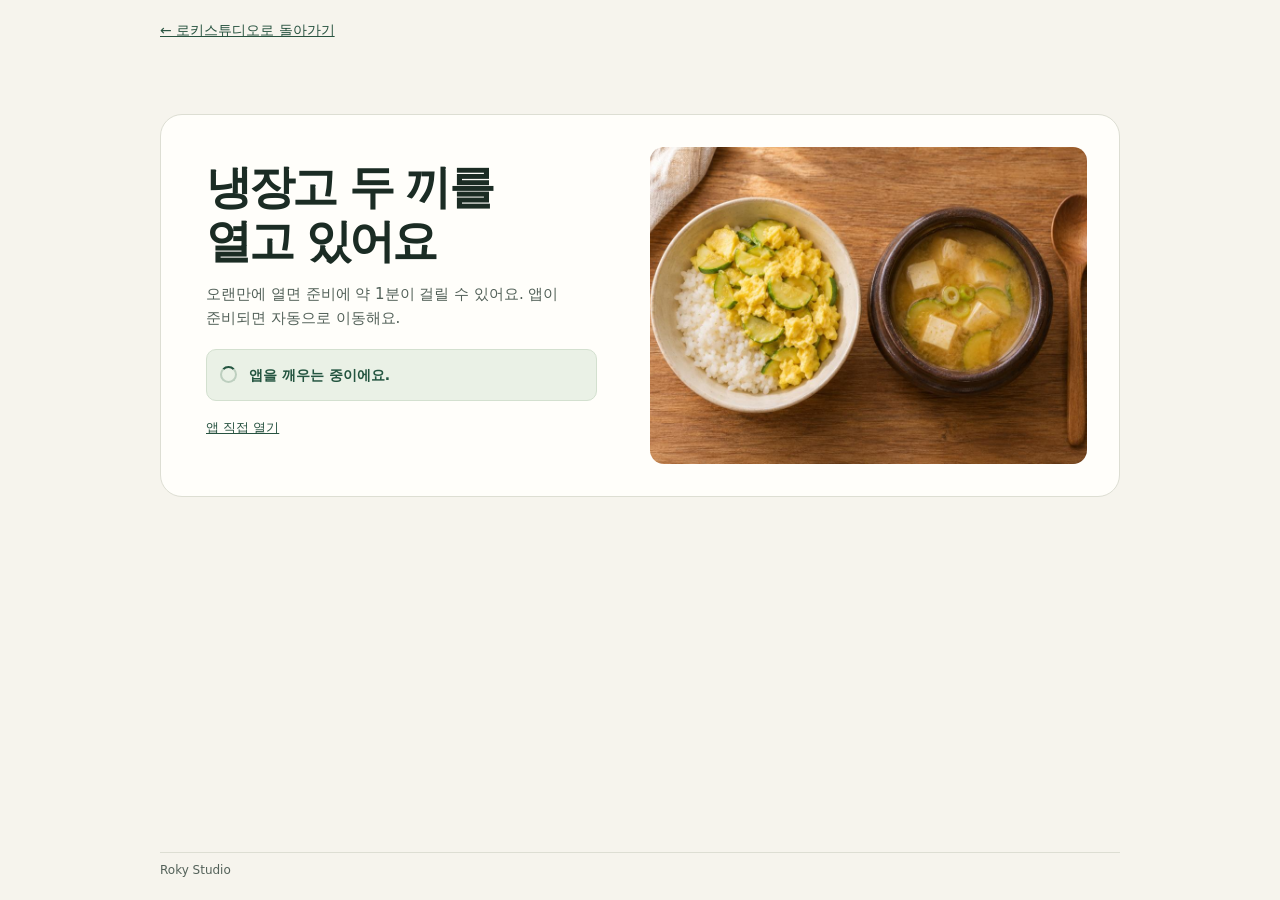
<file: fridge-two-meals/index.html>
<!doctype html>
<html lang="ko">
<head>
  <meta charset="utf-8">
  <meta name="viewport" content="width=device-width, initial-scale=1">
  <meta name="theme-color" content="#f6f4ed">
  <meta name="description" content="로키스튜디오의 냉장고 두 끼 준비 페이지입니다.">
  <title>냉장고 두 끼 · 앱 준비</title>
  <link rel="stylesheet" href="./launch.css">
  <script src="./launch.js" type="module"></script>
</head>
<body>
  <header class="wrap"><a class="back" href="../#fridge-two-meals">← 로키스튜디오로 돌아가기</a></header>
  <main class="wrap">
    <section class="card" aria-labelledby="title">
      <div class="content">
        <h1 id="title">냉장고 두 끼를<br>열고 있어요</h1>
        <p class="intro">오랜만에 열면 준비에 약 1분이 걸릴 수 있어요. 앱이 준비되면 자동으로 이동해요.</p>
        <div class="connection" id="connection" hidden>
          <span id="activity" class="activity" aria-hidden="true"></span>
          <p id="status" role="status">앱을 깨우는 중이에요.</p>
        </div>
        <button id="retry" type="button" hidden>다시 확인하기</button>
        <a class="direct" id="direct" href="https://fridge-two-meals.onrender.com/">앱 직접 열기</a>
        <noscript><p class="no-script">자동 이동을 사용하려면 JavaScript를 켜거나 앱을 직접 열어주세요.</p></noscript>
      </div>
      <img src="../assets/fridge-two-meals.jpg" alt="애호박 달걀덮밥과 애호박 두부된장국" width="1020" height="680">
    </section>
  </main>
  <footer class="wrap">Roky Studio</footer>
</body>
</html>
</file>
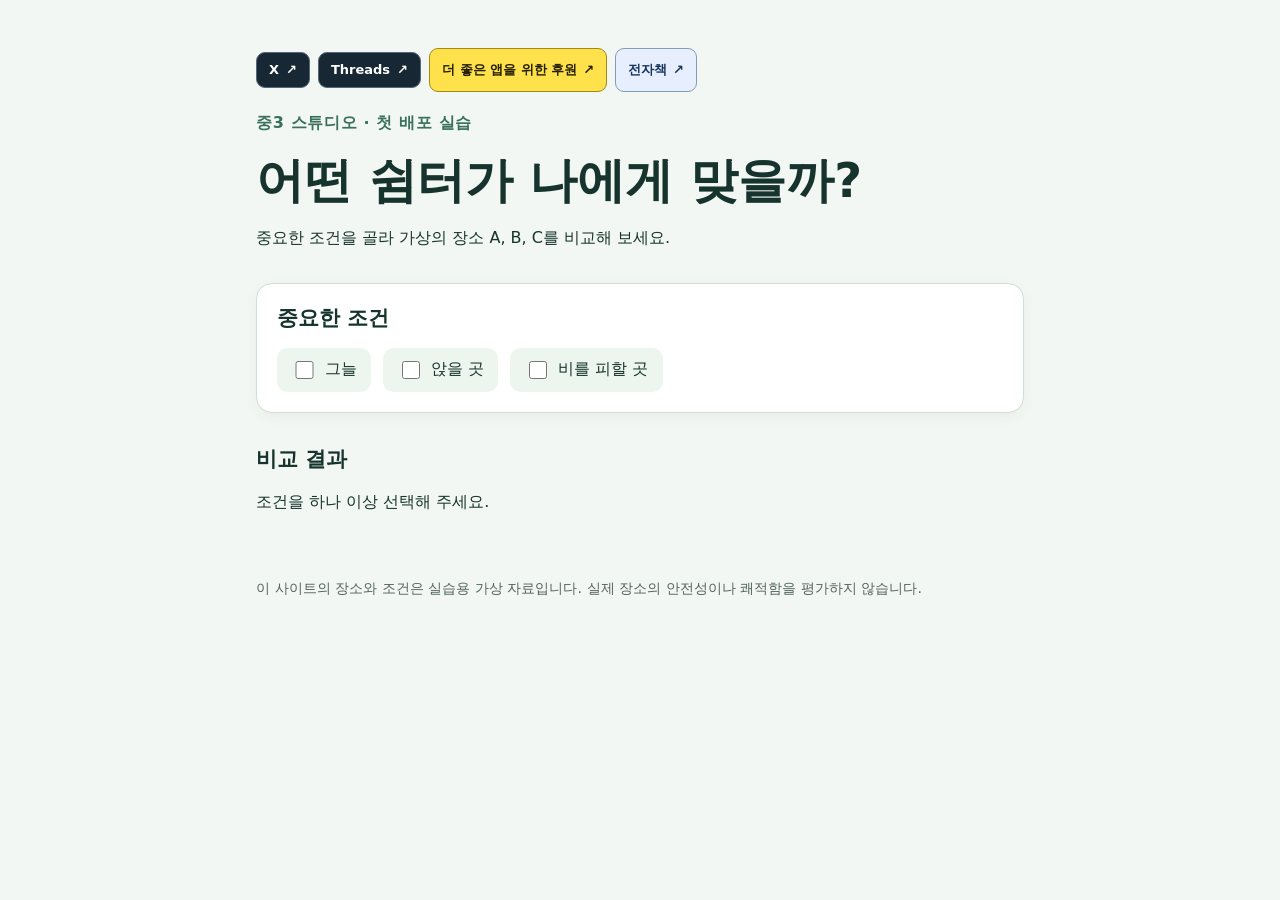
<file: books/ai-era-child/rest-spots-demo/index.html>
<!doctype html>
<html lang="ko">
  <head>
    <meta charset="utf-8" />
    <meta name="viewport" content="width=device-width, initial-scale=1" />
    <title>쉬기 좋은 곳 찾기 · 실습</title>
    <link rel="stylesheet" href="style.css?v=20261024-ebook" />
    <script src="script.js" defer></script>
  </head>
  <body>
    <main class="container">
      <header>
        <nav class="roky-social" aria-label="Roky Studio 바로가기"><a class="roky-social-link" href="https://x.com/loki60542" target="_blank" rel="me noopener noreferrer" aria-label="X @loki60542 새 탭에서 열기">X <span aria-hidden="true">↗</span></a><a class="roky-social-link" href="https://www.threads.com/@loki60542" target="_blank" rel="me noopener noreferrer" aria-label="Threads @loki60542 새 탭에서 열기">Threads <span aria-hidden="true">↗</span></a><a class="roky-social-link roky-transfer-link" data-web-only-support href="https://buymeacoffee.com/roky.studio" target="_blank" rel="noopener noreferrer" aria-label="더 좋은 앱을 위한 후원 새 탭에서 열기">더 좋은 앱을 위한 후원 <span aria-hidden="true">↗</span></a><a class="roky-social-link roky-ebook-link" data-web-only-commerce href="https://litt.ly/roky.studio" target="_blank" rel="noopener noreferrer" aria-label="로키스튜디오 전자책 새 탭에서 열기">전자책 <span aria-hidden="true">↗</span></a></nav>
        <p class="eyebrow">중3 스튜디오 · 첫 배포 실습</p>
        <h1>어떤 쉼터가 나에게 맞을까?</h1>
        <p>중요한 조건을 골라 가상의 장소 A, B, C를 비교해 보세요.</p>
      </header>

      <section class="panel" aria-labelledby="choices-title">
        <h2 id="choices-title">중요한 조건</h2>
        <div class="choices">
          <label><input type="checkbox" value="shade" /> 그늘</label>
          <label><input type="checkbox" value="seat" /> 앉을 곳</label>
          <label><input type="checkbox" value="rain" /> 비를 피할 곳</label>
        </div>
      </section>

      <section aria-labelledby="results-title">
        <h2 id="results-title">비교 결과</h2>
        <p id="summary" role="status" aria-live="polite">조건을 하나 이상 선택해 주세요.</p>
        <div id="results" class="results"></div>
      </section>

      <footer>이 사이트의 장소와 조건은 실습용 가상 자료입니다. 실제 장소의 안전성이나 쾌적함을 평가하지 않습니다.</footer>
    </main>

<script data-roky-bank-copy>
/* One web support button, two optional methods. No payments or data collection. */
(() => {
  'use strict';
  if (window.rokyBankCopyInstalled) return;
  window.rokyBankCopyInstalled = true;
  const account = '3333071025774';
  const url = 'https://buymeacoffee.com/roky.studio';
  const translations = {
    ko:['후원 방법 선택','더 좋은 앱을 만들기 위한 자율 후원입니다.','Buy Me a Coffee ↗','카카오뱅크 계좌 복사','계좌번호를 복사했어요. 은행 앱에서 이체해 주세요.','복사할 수 없어요. 아래 번호를 직접 선택해 복사해 주세요.','닫기'],
    en:['Choose how to support','Optional support for building better apps.','Buy Me a Coffee ↗','Copy KakaoBank account','Account number copied. You can transfer from your bank app.','Copy unavailable. Select and copy the number below.','Close'],
    ja:['応援方法を選択','より良いアプリづくりへの任意のご支援です。','Buy Me a Coffee ↗','カカオバンク口座をコピー','口座番号をコピーしました。銀行アプリで振り込めます。','コピーできません。下の番号を選択してコピーしてください。','閉じる'],
    zh:['选择赞助方式','自愿支持开发更好的应用。','Buy Me a Coffee ↗','复制KakaoBank账号','账号已复制，可在银行应用中转账。','无法复制，请手动选择并复制下方账号。','关闭'],
  };
  const words = () => translations[(window.RokyI18n?.language || document.documentElement.lang || 'ko').slice(0,2)] || translations.ko;
  const style = document.createElement('style');
  style.textContent = '.roky-support-dialog{width:min(390px,calc(100% - 32px));box-sizing:border-box;max-height:85dvh;overflow:auto;border:1px solid #dedfd5;border-radius:16px;padding:24px;background:#fffef9;color:#263c30;font:14px/1.7 system-ui,sans-serif;text-align:left;box-shadow:0 12px 60px #0003}.roky-support-dialog::backdrop{background:#14271e88}.roky-support-head{display:flex;align-items:center;justify-content:space-between;gap:12px}.roky-support-head h2{font-size:18px;margin:0}.roky-support-close{background:transparent!important;color:#263c30!important;border:0!important;font:24px/1 system-ui!important;min-width:44px;min-height:44px;cursor:pointer}.roky-support-dialog p{font:13px/1.7 system-ui,sans-serif;color:#596c5d;margin:12px 0 18px}.roky-support-choices{display:grid;gap:10px}.roky-support-choices a,.roky-support-choices button{display:flex!important;align-items:center;justify-content:center;box-sizing:border-box;width:100%;max-width:100%;min-height:48px;padding:12px!important;border:1px solid #b09d45!important;border-radius:9px;background:#ffe569!important;color:#302b0d!important;font:600 14px/1.5 system-ui,sans-serif!important;text-align:center;white-space:normal;text-decoration:none;cursor:pointer}.roky-support-choices .roky-bank-copy{background:#fffbed!important}.roky-support-dialog :focus-visible{outline:3px solid #2676c4;outline-offset:3px}.roky-support-dialog .roky-bank-status{margin-bottom:0;color:#355b39}.roky-support-dialog input{display:block;box-sizing:border-box;width:100%;padding:12px;border:1px solid #bbb;border-radius:7px;font:600 19px/1.5 ui-monospace,monospace;color:#222;background:#fff}.roky-support-dialog [hidden]{display:none!important}';
  document.head.append(style);
  const registered = new WeakSet();
  let dialog, trigger;
  async function copy(button, status, number) {
    let copied = false;
    try { await navigator.clipboard.writeText(account); copied = true; } catch {
      const field = document.createElement('textarea'); field.value = account; field.readOnly = true;
      field.style.cssText='position:fixed;left:-9999px;top:0;font-size:16px'; dialog.append(field); field.select();
      try { copied = document.execCommand('copy'); } catch {}
      field.remove(); button.focus({preventScroll:true});
    }
    status.textContent = words()[copied ? 4 : 5];
    number.hidden = copied;
    if(!copied){number.focus();number.select();}
  }
  function open(anchor) {
    if(dialog?.open) return;
    trigger = anchor;
    if(!dialog){
      dialog=document.createElement('dialog');dialog.className='roky-support-dialog';dialog.setAttribute('aria-labelledby','roky-support-title');
      dialog.addEventListener('close',()=>{window.dispatchEvent(new CustomEvent('roky:support',{detail:false}));if(trigger?.isConnected)trigger.focus({preventScroll:true});});
      dialog.addEventListener('keydown',e=>e.stopPropagation());document.body.append(dialog);
    }
    dialog.replaceChildren();
    const w=words(),head=document.createElement('div');head.className='roky-support-head';
    const title=document.createElement('h2');title.id='roky-support-title';title.textContent=w[0];
    const close=document.createElement('button');close.type='button';close.className='roky-support-close';close.textContent='×';close.setAttribute('aria-label',w[6]);close.onclick=()=>dialog.close();
    head.append(title,close);
    const purpose=document.createElement('p');purpose.textContent=w[1];
    const choices=document.createElement('div');choices.className='roky-support-choices';
    const coffee=document.createElement('a');coffee.href=url;coffee.target='_blank';coffee.rel='noopener noreferrer';coffee.textContent=w[2];coffee.onclick=()=>dialog.close();
    const button=document.createElement('button');button.type='button';button.className='roky-bank-copy';button.textContent=w[3];
    const status=document.createElement('p');status.className='roky-bank-status';status.setAttribute('role','status');status.setAttribute('aria-live','polite');
    const number=document.createElement('input');number.className='roky-bank-manual';number.readOnly=true;number.value=account;number.hidden=true;number.setAttribute('aria-label','KakaoBank');
    button.onclick=()=>copy(button,status,number);choices.append(coffee,button);dialog.append(head,purpose,choices,status,number);window.dispatchEvent(new CustomEvent('roky:support',{detail:true}));dialog.showModal();coffee.focus();
  }
  function install() {
    for(const anchor of document.querySelectorAll('a[href="'+url+'"]')){
      if(anchor.closest('.roky-support-dialog'))continue;
      if(anchor.closest('#bank-transfer'))for(const selector of ['#bank-account-copy','.bank-support-account','#bank-copy-status']){
        const old=document.querySelector(selector);if(old){old.hidden=true;old.style.setProperty('display','none','important');}
      }
      if(anchor.nextElementSibling?.classList.contains('roky-bank-copy-wrap'))anchor.nextElementSibling.remove();
      anchor.setAttribute('role','button');anchor.setAttribute('aria-haspopup','dialog');anchor.setAttribute('aria-label',words()[0]);
      if(registered.has(anchor))continue;
      registered.add(anchor);
      anchor.addEventListener('click',event=>{event.preventDefault();event.stopPropagation();open(anchor);});
      anchor.addEventListener('keydown',event=>{if(event.key===' '){event.preventDefault();event.stopPropagation();open(anchor);}});
    }
  }
  function start(){install();new MutationObserver(install).observe(document.body,{childList:true,subtree:true});new MutationObserver(install).observe(document.documentElement,{attributes:true,attributeFilter:['lang']});window.addEventListener('roky:language',install);}
  function ready(){
    if(window.__next_f&&!Object.keys(document.body).some(key=>key.startsWith('__reactProps$'))){requestAnimationFrame(ready);return;}
    start();
  }
  if(document.readyState==='complete')ready();else window.addEventListener('load',ready,{once:true});
})();

</script>
</body>
</html>
</file>
<file: fridge-two-meals/launch.css>
:root {
  color-scheme: light;
  font-family: "Malgun Gothic", "Apple SD Gothic Neo", system-ui, sans-serif;
  color: #1b2c24;
  background: #f6f4ed;
  line-height: 1.6;
  word-break: keep-all;
}
*, *::before, *::after { box-sizing: border-box; }
[hidden] { display: none !important; }
body { margin: 0; min-height: 100vh; display: flex; flex-direction: column; }
.wrap { width: min(100% - 36px, 960px); margin-inline: auto; }
main { flex: 1; padding-block: clamp(12px, 6vh, 74px) 26px; }
header { padding-block: 8px; }
.back, .direct { display: inline-flex; align-items: center; min-height: 44px; color: #285340; }
.back { font-size: 14px; }
:focus-visible { outline: 3px solid #a44625; outline-offset: 4px; }
.card {
  display: grid;
  grid-template-columns: minmax(0, 1fr) minmax(0, 1.05fr);
  gap: clamp(18px, 4.4vw, 40px);
  padding: clamp(14px, 3.4vw, 32px);
  border: 1px solid #ddded3;
  border-radius: 22px;
  background: #fffefa;
  align-items: center;
}
.content { padding: clamp(4px, 1.4vw, 13px); min-width: 0; }
h1 {
  margin: 0;
  font-size: clamp(29px, 4.1vw, 46px);
  line-height: 1.18;
  letter-spacing: -.06em;
}
.intro { margin: 13px 0 19px; color: #536159; font-size: 15px; }
.connection {
  display: flex;
  align-items: center;
  gap: 12px;
  min-height: 52px;
  padding: 9px 13px;
  border: 1px solid #d3e0cf;
  border-radius: 10px;
  background: #eaf1e6;
  color: #245540;
  font-size: 14px;
  font-weight: 700;
}
.connection:has([hidden]) { background: #f7eae0; border-color: #ead3c3; color: #773a24; }
.connection p { margin: 0; }
.activity {
  flex: 0 0 17px;
  height: 17px;
  border: 2px solid #bdcfbf;
  border-top-color: #245540;
  border-radius: 50%;
  animation: turn 900ms linear infinite;
}
@keyframes turn { to { transform: rotate(360deg); } }
button {
  min-height: 44px;
  margin-top: 12px;
  margin-right: 11px;
  padding: 8px 13px;
  border: 0;
  border-radius: 9px;
  background: #245540;
  color: #fffefa;
  font: inherit;
  font-size: 14px;
  font-weight: 700;
  cursor: pointer;
}
button:hover { background: #193c2e; }
.direct { margin-top: 6px; font-size: 13px; }
.no-script { font-size: 13px; color: #536159; margin: 0; }
img { display: block; width: 100%; height: auto; aspect-ratio: 1.38; object-fit: cover; border-radius: 14px; }
footer { padding-block: 8px 20px; border-top: 1px solid #ddded3; color: #536159; font-size: 12px; }
@media (max-width: 650px) {
  .card { grid-template-columns: minmax(0, 1fr); gap: 8px; }
  .intro { margin: 10px 0 14px; font-size: 14px; }
  img { aspect-ratio: 1.72; }
}
@media (prefers-reduced-motion: reduce) { .activity { animation: none; } }
</file>
<file: books/ai-era-child/rest-spots-demo/style.css>
:root { color-scheme: light; font-family: system-ui, -apple-system, "Segoe UI", sans-serif; color: #16342d; background: #f3f7f3; }
* { box-sizing: border-box; }
body { margin: 0; }
.container { width: min(100% - 2rem, 48rem); margin: 0 auto; padding: 3rem 0; }
.eyebrow { color: #39715d; font-weight: 700; letter-spacing: .04em; }
h1 { margin: .2rem 0 .8rem; font-size: clamp(2rem, 5vw, 3rem); line-height: 1.2; }
h2 { margin: 0 0 1rem; font-size: 1.3rem; }
p { line-height: 1.6; }
.panel, .card { background: white; border: 1px solid #d0ded4; border-radius: 1rem; box-shadow: 0 .25rem .8rem #16342d0d; }
.panel { margin: 2rem 0; padding: 1.25rem; }
.choices { display: flex; flex-wrap: wrap; gap: .75rem; }
.choices label { display: inline-flex; align-items: center; gap: .5rem; min-height: 2.75rem; padding: .55rem .9rem; background: #edf5ef; border-radius: .65rem; cursor: pointer; }
input { width: 1.15rem; height: 1.15rem; accent-color: #246a4c; }
.results { display: grid; grid-template-columns: repeat(auto-fit, minmax(12rem, 1fr)); gap: 1rem; margin-top: 1rem; }
.card { padding: 1.2rem; }
.card h3 { margin: 0 0 .5rem; }
.score { font-size: 1.8rem; font-weight: 800; color: #246a4c; }
.features { margin: .8rem 0 0; padding-left: 1.2rem; line-height: 1.7; }
footer { margin-top: 3rem; color: #52665d; font-size: .9rem; line-height: 1.5; }

/* Roky Studio public social profiles */
nav.roky-social{display:flex;align-items:center;flex-wrap:wrap;gap:8px;margin:0;padding:0}nav.roky-social a.roky-social-link{display:inline-flex;align-items:center;justify-content:center;gap:7px;min-height:36px;padding:6px 12px;border:1px solid #546778;border-radius:9px;background:#172733;color:#fff;font:600 13px/1.4 system-ui,sans-serif;text-decoration:none;white-space:nowrap;box-sizing:border-box;cursor:pointer}nav.roky-social a.roky-social-link:hover{background:#29465a;border-color:#8badc4}nav.roky-social a.roky-social-link:focus-visible{outline:3px solid #83bfff;outline-offset:3px}
.container>header>.roky-social{margin-bottom:18px}

/* Web bank transfer: keep Play distribution policy separate. */
nav.roky-social a.roky-transfer-link,a.roky-transfer-link{display:inline-flex;align-items:center;justify-content:center;gap:6px;min-height:44px;padding:8px 12px;box-sizing:border-box;border:1px solid #a28a12;border-radius:9px;background:#ffe14c;color:#242000;font:600 13px/1.4 system-ui,sans-serif;text-decoration:none;white-space:nowrap}nav.roky-social a.roky-transfer-link:hover,a.roky-transfer-link:hover{background:#ffed91;color:#242000}nav.roky-social a.roky-transfer-link:focus-visible,a.roky-transfer-link:focus-visible{outline:3px solid #2676c4;outline-offset:3px}

/* Roky Studio ebook destination */
nav.roky-social a.roky-ebook-link,a.roky-ebook-link{display:inline-flex;align-items:center;justify-content:center;gap:6px;box-sizing:border-box;min-height:44px;padding:8px 12px;border:1px solid #849ab8;border-radius:9px;background:#e7efff;color:#17365d;font:600 13px/1.4 system-ui,sans-serif;text-decoration:none;white-space:nowrap}nav.roky-social a.roky-ebook-link:hover,a.roky-ebook-link:hover{background:#cedfff;color:#17365d}nav.roky-social a.roky-ebook-link:focus-visible,a.roky-ebook-link:focus-visible{outline:3px solid #2469bd;outline-offset:3px}
</file>
